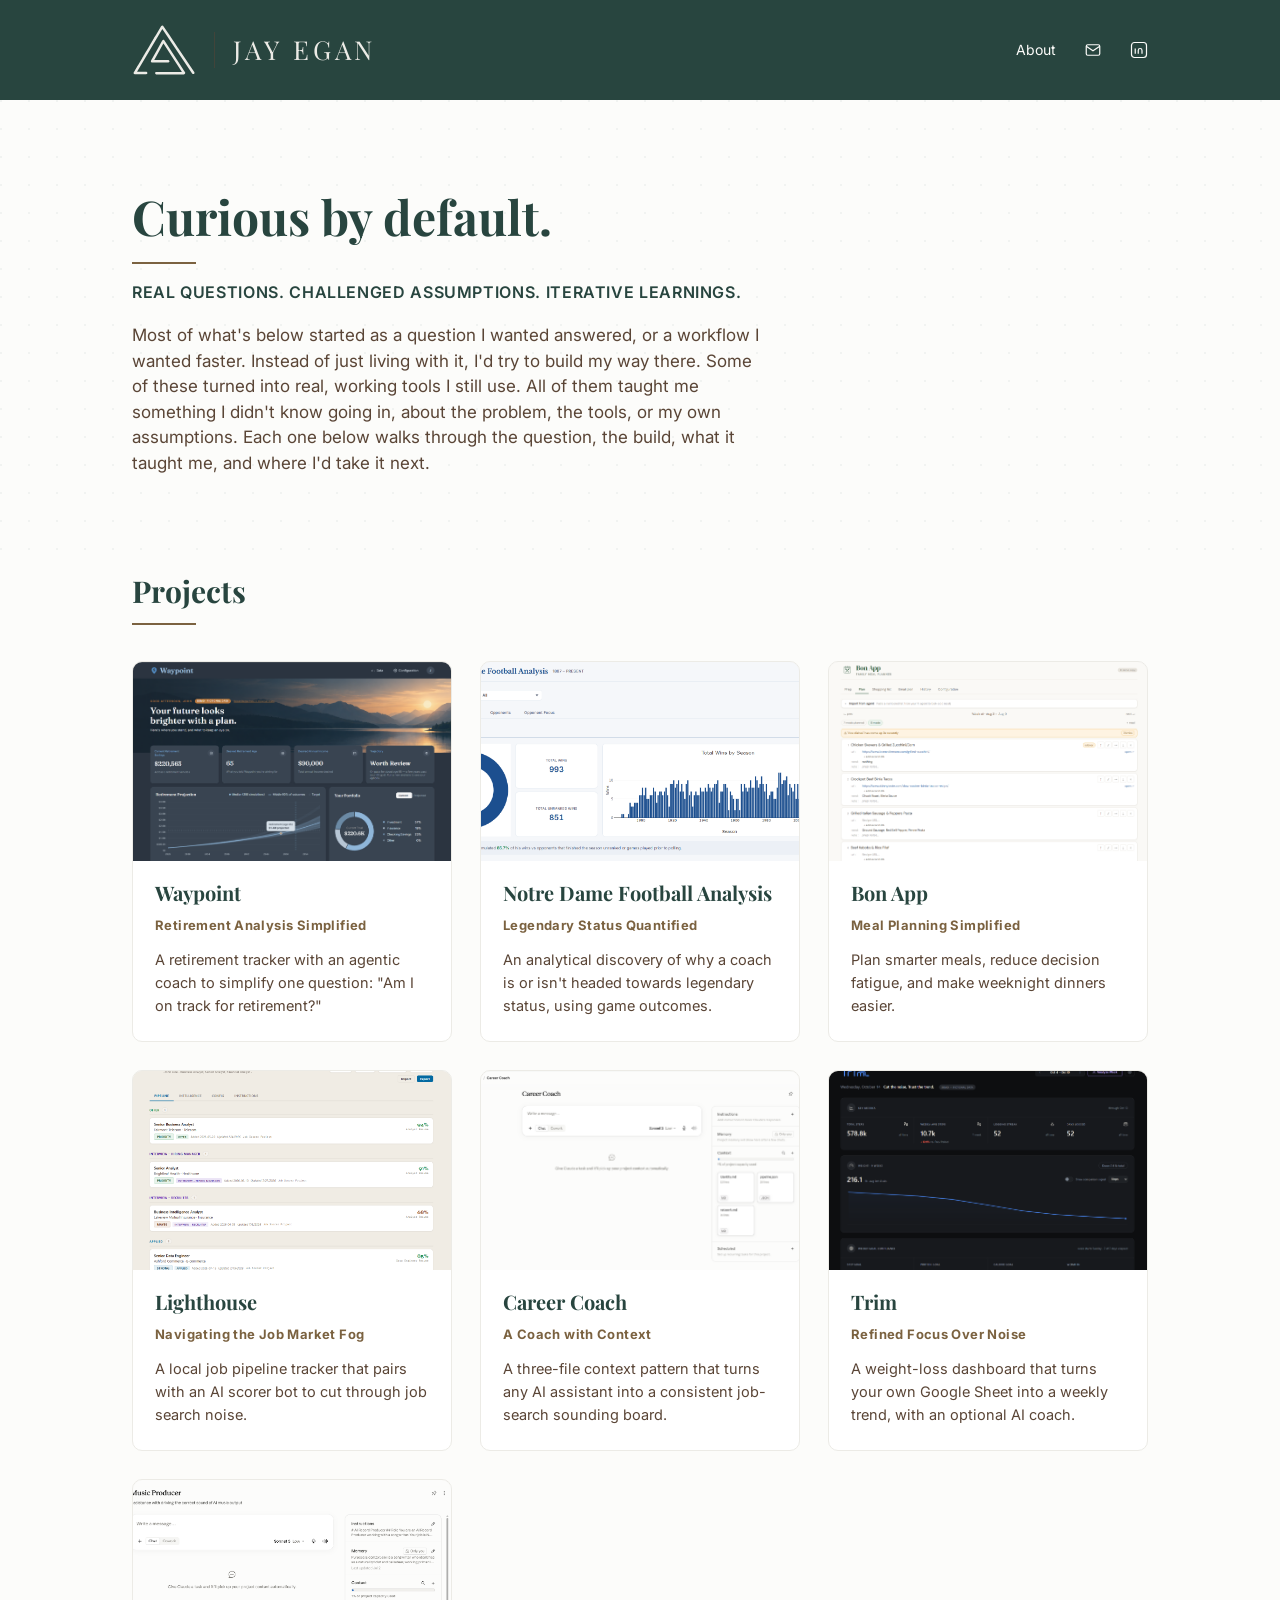
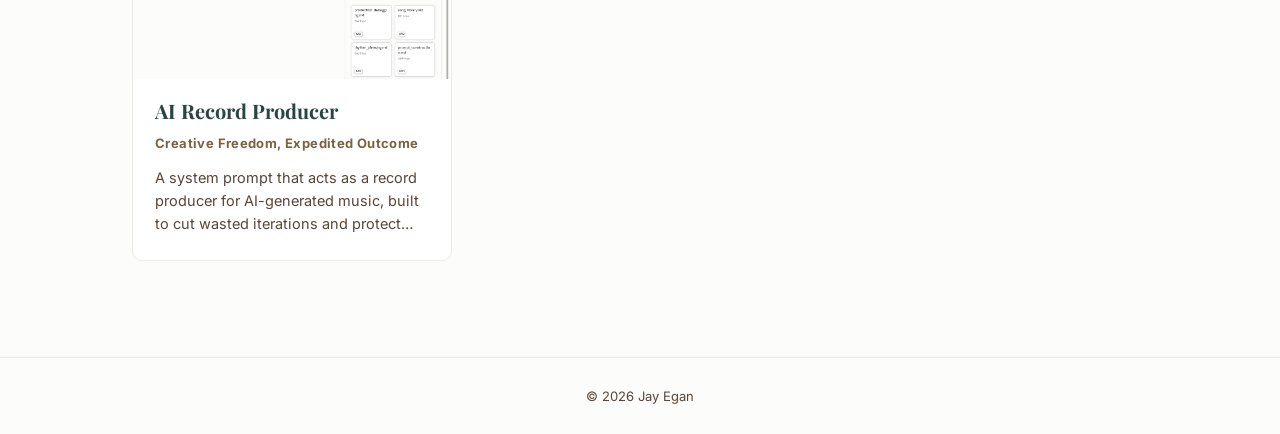
<file: index.html>
<!DOCTYPE html>
<html lang="en">
<head>
<meta charset="UTF-8">
<meta name="viewport" content="width=device-width, initial-scale=1.0">
<title>Jay Egan</title>
<meta name="description" content="Jay Egan &mdash; Portfolio">
<link rel="icon" type="image/svg+xml" href="assets/favicon.svg">
<link rel="preconnect" href="https://fonts.googleapis.com">
<link rel="preconnect" href="https://fonts.gstatic.com" crossorigin>
<link href="https://fonts.googleapis.com/css2?family=Playfair+Display:wght@400;600;700&family=Inter:wght@400;500;600&display=swap" rel="stylesheet">
<link rel="stylesheet" href="css/tokens.css">
<link rel="stylesheet" href="css/styles.css">
</head>
<body>

<header class="site-header">
  <div class="container">
    <a href="index.html" class="brand">
      <svg class="logo-mark" viewBox="206 249 813 660" xmlns="http://www.w3.org/2000/svg">
        <path d="M 596 452 L 588 462 L 513 598 L 446 717 L 446 727 L 448 731 L 456 737 L 470 738 L 471 739 L 666 739 L 675 736 L 679 732 L 682 723 L 681 718 L 679 714 L 674 709 L 669 707 L 489 707 L 488 706 L 494 697 L 604 498 L 606 497 L 838 856 L 837 857 L 512 857 L 507 859 L 502 864 L 500 868 L 499 873 L 502 882 L 508 887 L 515 889 L 863 889 L 870 887 L 878 880 L 881 875 L 882 868 L 879 860 L 616 454 L 609 450 L 602 450 Z"/>
        <path d="M 226 869 L 227 876 L 229 880 L 233 884 L 242 887 L 245 886 L 250 887 L 385 887 L 393 885 L 399 879 L 401 874 L 400 864 L 395 858 L 389 855 L 271 855 L 270 854 L 591 312 L 967 874 L 976 884 L 979 885 L 987 885 L 992 883 L 997 878 L 999 874 L 999 865 L 996 859 L 793 556 L 790 553 L 732 465 L 729 462 L 671 374 L 668 371 L 605 276 L 600 271 L 596 269 L 583 270 L 575 276 L 512 384 L 485 428 L 483 433 L 472 450 L 470 455 L 459 472 L 457 477 L 446 494 L 444 499 L 433 516 L 431 521 L 391 587 L 389 592 L 378 609 L 376 614 L 365 631 L 363 636 L 352 653 L 350 658 L 339 675 L 337 680 L 284 768 L 282 773 L 271 790 L 269 795 L 258 812 L 256 817 L 245 834 L 243 839 L 229 861 Z"/>
      </svg>
      <span class="brand-divider"></span>
      <span class="wordmark">JAY EGAN</span>
    </a>
    <nav class="header-nav">
      <a href="about.html">About</a>
      <a href="mailto:jayegan@gmail.com" class="icon-link" aria-label="Email Jay Egan">
        <svg viewBox="0 0 24 24"><rect x="3" y="5" width="18" height="14" rx="2"/><path d="M3 7l9 6 9-6"/></svg>
      </a>
      <a href="https://www.linkedin.com/in/jayegan/" target="_blank" rel="noopener" class="icon-link" aria-label="Jay Egan on LinkedIn">
        <svg viewBox="0 0 24 24"><rect x="2" y="2" width="20" height="20" rx="4"/><path d="M7 10v7M7 7v.01M11 17v-4.5a2.5 2.5 0 0 1 5 0V17"/></svg>
      </a>
    </nav>
  </div>
</header>

<section class="hero">
  <div class="hero-texture"></div>
  <div class="container">
    <h1>Curious by default.</h1>
    <hr class="hero-rule">
    <p class="hero-punch">Real questions. Challenged assumptions. Iterative learnings.</p>
    <p class="hero-body">Most of what's below started as a question I wanted answered, or a workflow I wanted faster. Instead of just living with it, I'd try to build my way there. Some of these turned into real, working tools I still use. All of them taught me something I didn't know going in, about the problem, the tools, or my own assumptions. Each one below walks through the question, the build, what it taught me, and where I'd take it next.</p>
  </div>
</section>

<section class="projects">
  <div class="container">
    <h2 class="section-heading">Projects</h2>
    <hr class="section-rule">
    <div class="project-grid" id="project-grid">
      <!-- Cards are rendered by js/main.js from data/projects/index.json -->
    </div>
  </div>
</section>

<footer class="site-footer">
  <div class="container">&copy; <span id="year"></span> Jay Egan</div>
</footer>

<script src="js/main.js"></script>
</body>
</html>
</file>
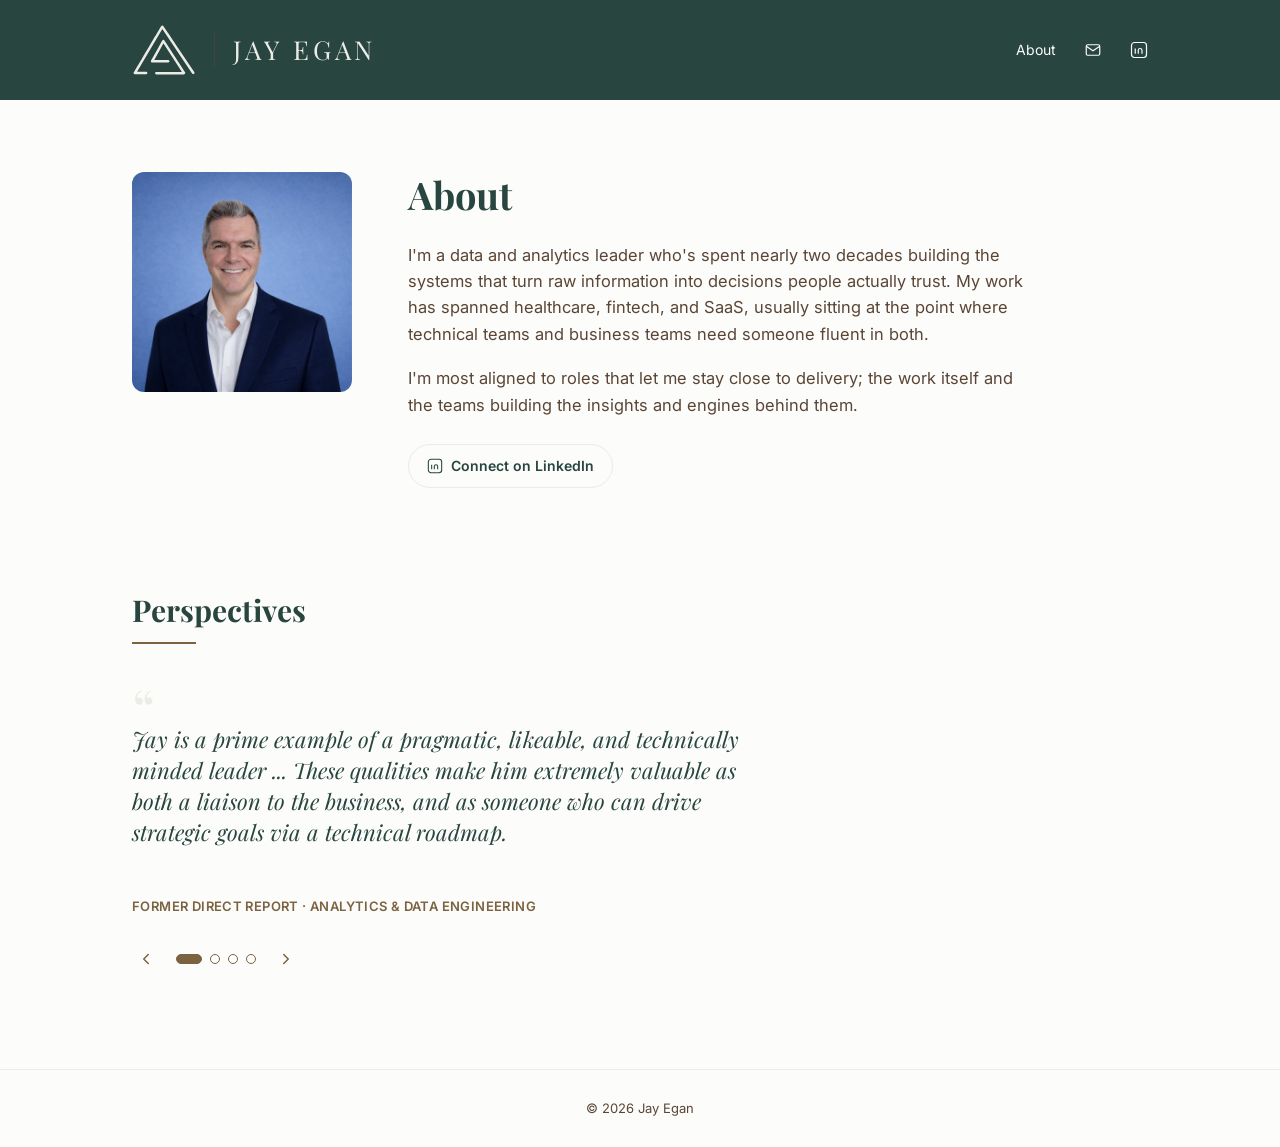
<file: about.html>
<!DOCTYPE html>
<html lang="en">
<head>
<meta charset="UTF-8">
<meta name="viewport" content="width=device-width, initial-scale=1.0">
<title>About &mdash; Jay Egan</title>
<meta name="description" content="Jay Egan &mdash; About">
<link rel="icon" type="image/svg+xml" href="assets/favicon.svg">
<link rel="preconnect" href="https://fonts.googleapis.com">
<link rel="preconnect" href="https://fonts.gstatic.com" crossorigin>
<link href="https://fonts.googleapis.com/css2?family=Playfair+Display:wght@400;600;700&family=Inter:wght@400;500;600&display=swap" rel="stylesheet">
<link rel="stylesheet" href="css/tokens.css">
<link rel="stylesheet" href="css/styles.css">
</head>
<body>

<header class="site-header">
  <div class="container">
    <a href="index.html" class="brand">
      <svg class="logo-mark" viewBox="206 249 813 660" xmlns="http://www.w3.org/2000/svg">
        <path d="M 596 452 L 588 462 L 513 598 L 446 717 L 446 727 L 448 731 L 456 737 L 470 738 L 471 739 L 666 739 L 675 736 L 679 732 L 682 723 L 681 718 L 679 714 L 674 709 L 669 707 L 489 707 L 488 706 L 494 697 L 604 498 L 606 497 L 838 856 L 837 857 L 512 857 L 507 859 L 502 864 L 500 868 L 499 873 L 502 882 L 508 887 L 515 889 L 863 889 L 870 887 L 878 880 L 881 875 L 882 868 L 879 860 L 616 454 L 609 450 L 602 450 Z"/>
        <path d="M 226 869 L 227 876 L 229 880 L 233 884 L 242 887 L 245 886 L 250 887 L 385 887 L 393 885 L 399 879 L 401 874 L 400 864 L 395 858 L 389 855 L 271 855 L 270 854 L 591 312 L 967 874 L 976 884 L 979 885 L 987 885 L 992 883 L 997 878 L 999 874 L 999 865 L 996 859 L 793 556 L 790 553 L 732 465 L 729 462 L 671 374 L 668 371 L 605 276 L 600 271 L 596 269 L 583 270 L 575 276 L 512 384 L 485 428 L 483 433 L 472 450 L 470 455 L 459 472 L 457 477 L 446 494 L 444 499 L 433 516 L 431 521 L 391 587 L 389 592 L 378 609 L 376 614 L 365 631 L 363 636 L 352 653 L 350 658 L 339 675 L 337 680 L 284 768 L 282 773 L 271 790 L 269 795 L 258 812 L 256 817 L 245 834 L 243 839 L 229 861 Z"/>
      </svg>
      <span class="brand-divider"></span>
      <span class="wordmark">JAY EGAN</span>
    </a>
    <nav class="header-nav">
      <a href="about.html">About</a>
      <a href="mailto:jayegan@gmail.com" class="icon-link" aria-label="Email Jay Egan">
        <svg viewBox="0 0 24 24"><rect x="3" y="5" width="18" height="14" rx="2"/><path d="M3 7l9 6 9-6"/></svg>
      </a>
      <a href="https://www.linkedin.com/in/jayegan/" target="_blank" rel="noopener" class="icon-link" aria-label="Jay Egan on LinkedIn">
        <svg viewBox="0 0 24 24"><rect x="2" y="2" width="20" height="20" rx="4"/><path d="M7 10v7M7 7v.01M11 17v-4.5a2.5 2.5 0 0 1 5 0V17"/></svg>
      </a>
    </nav>
  </div>
</header>

<section class="about">
  <div class="container about-layout">
    <div class="about-photo">
      <img src="assets/jay-egan-photo.jpg" alt="Jay Egan" width="480" height="480">
    </div>
    <div class="about-content">
      <h1>About</h1>
      <p>I'm a data and analytics leader who's spent nearly two decades building the systems that turn raw information into decisions people actually trust. My work has spanned healthcare, fintech, and SaaS, usually sitting at the point where technical teams and business teams need someone fluent in both.</p>
      <p>I'm most aligned to roles that let me stay close to delivery; the work itself and the teams building the insights and engines behind them.</p>
      <a class="linkedin-link" href="https://www.linkedin.com/in/jayegan/" target="_blank" rel="noopener">
        <svg viewBox="0 0 24 24"><rect x="2" y="2" width="20" height="20" rx="4"/><path d="M7 10v7M7 7v.01M11 17v-4.5a2.5 2.5 0 0 1 5 0V17"/></svg>
        Connect on LinkedIn
      </a>
    </div>
  </div>
</section>

<section class="testimonials">
  <div class="container">
    <h2 class="section-heading">Perspectives</h2>
    <hr class="section-rule">
    <div class="quote-rotator" id="quote-rotator" role="region" aria-label="Testimonials">
      <span class="quote-mark" aria-hidden="true">&ldquo;</span>
      <blockquote class="quote-text" id="quote-text"></blockquote>
      <p class="quote-attribution" id="quote-attribution"></p>
      <div class="quote-nav">
        <button type="button" class="quote-arrow" id="quote-prev" aria-label="Previous testimonial">
          <svg viewBox="0 0 24 24"><path d="M15 6l-6 6 6 6"/></svg>
        </button>
        <div class="quote-dots" id="quote-dots"></div>
        <button type="button" class="quote-arrow" id="quote-next" aria-label="Next testimonial">
          <svg viewBox="0 0 24 24"><path d="M9 6l6 6-6 6"/></svg>
        </button>
      </div>
    </div>
  </div>
</section>

<footer class="site-footer">
  <div class="container">&copy; <span id="year"></span> Jay Egan</div>
</footer>

<script src="js/main.js"></script>
</body>
</html>
</file>
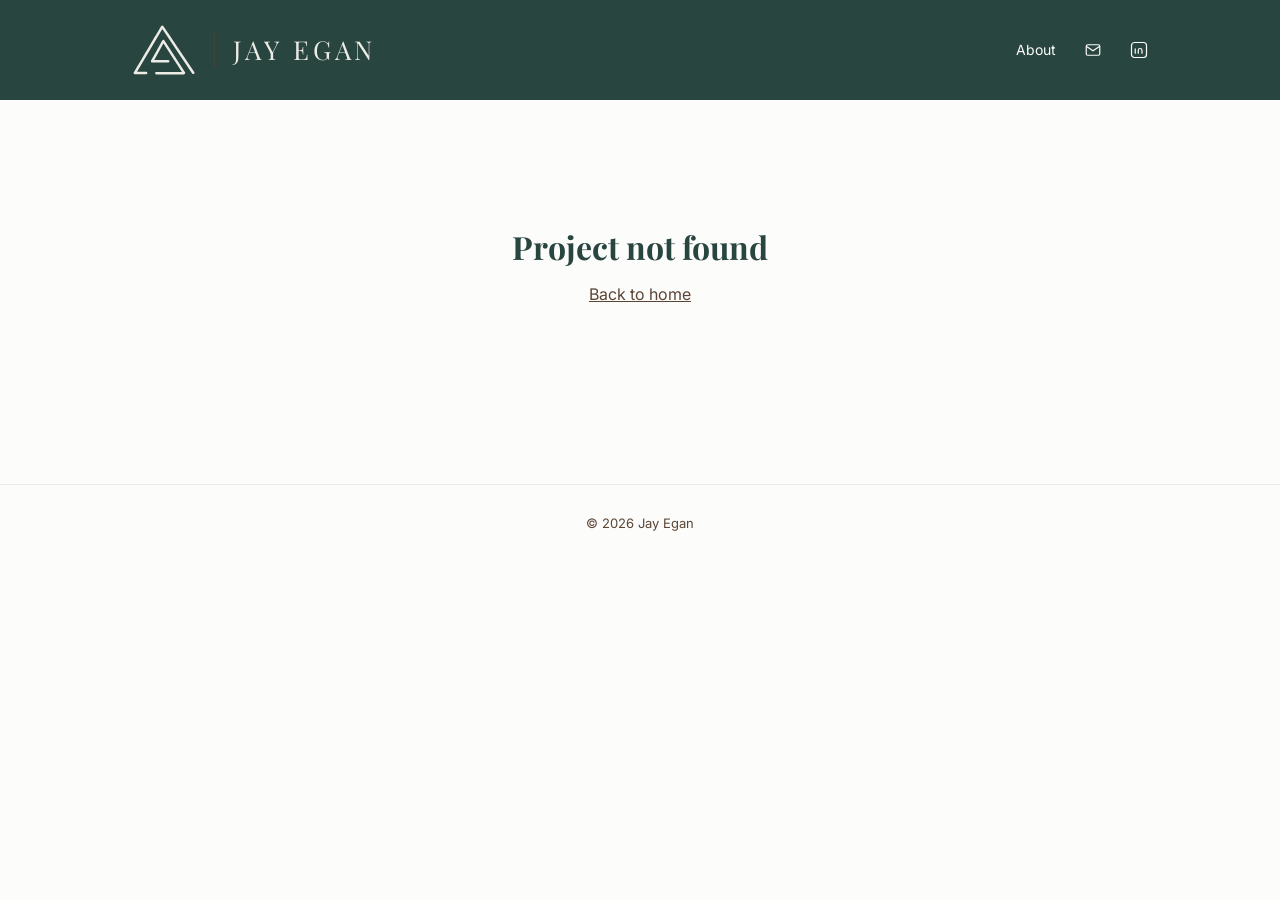
<file: project.html>
<!DOCTYPE html>
<html lang="en">
<head>
<meta charset="UTF-8">
<meta name="viewport" content="width=device-width, initial-scale=1.0">
<title>Project &mdash; Jay Egan</title>
<link rel="icon" type="image/svg+xml" href="assets/favicon.svg">
<link rel="preconnect" href="https://fonts.googleapis.com">
<link rel="preconnect" href="https://fonts.gstatic.com" crossorigin>
<link href="https://fonts.googleapis.com/css2?family=Playfair+Display:wght@400;600;700&family=Inter:wght@400;500;600&display=swap" rel="stylesheet">
<link rel="stylesheet" href="css/tokens.css">
<link rel="stylesheet" href="css/styles.css">
</head>
<body>

<header class="site-header">
  <div class="container">
    <a href="index.html" class="brand">
      <svg class="logo-mark" viewBox="206 249 813 660" xmlns="http://www.w3.org/2000/svg">
        <path d="M 596 452 L 588 462 L 513 598 L 446 717 L 446 727 L 448 731 L 456 737 L 470 738 L 471 739 L 666 739 L 675 736 L 679 732 L 682 723 L 681 718 L 679 714 L 674 709 L 669 707 L 489 707 L 488 706 L 494 697 L 604 498 L 606 497 L 838 856 L 837 857 L 512 857 L 507 859 L 502 864 L 500 868 L 499 873 L 502 882 L 508 887 L 515 889 L 863 889 L 870 887 L 878 880 L 881 875 L 882 868 L 879 860 L 616 454 L 609 450 L 602 450 Z"/>
        <path d="M 226 869 L 227 876 L 229 880 L 233 884 L 242 887 L 245 886 L 250 887 L 385 887 L 393 885 L 399 879 L 401 874 L 400 864 L 395 858 L 389 855 L 271 855 L 270 854 L 591 312 L 967 874 L 976 884 L 979 885 L 987 885 L 992 883 L 997 878 L 999 874 L 999 865 L 996 859 L 793 556 L 790 553 L 732 465 L 729 462 L 671 374 L 668 371 L 605 276 L 600 271 L 596 269 L 583 270 L 575 276 L 512 384 L 485 428 L 483 433 L 472 450 L 470 455 L 459 472 L 457 477 L 446 494 L 444 499 L 433 516 L 431 521 L 391 587 L 389 592 L 378 609 L 376 614 L 365 631 L 363 636 L 352 653 L 350 658 L 339 675 L 337 680 L 284 768 L 282 773 L 271 790 L 269 795 L 258 812 L 256 817 L 245 834 L 243 839 L 229 861 Z"/>
      </svg>
      <span class="brand-divider"></span>
      <span class="wordmark">JAY EGAN</span>
    </a>
    <nav class="header-nav">
      <a href="about.html">About</a>
      <a href="mailto:jayegan@gmail.com" class="icon-link" aria-label="Email Jay Egan">
        <svg viewBox="0 0 24 24"><rect x="3" y="5" width="18" height="14" rx="2"/><path d="M3 7l9 6 9-6"/></svg>
      </a>
      <a href="https://www.linkedin.com/in/jayegan/" target="_blank" rel="noopener" class="icon-link" aria-label="Jay Egan on LinkedIn">
        <svg viewBox="0 0 24 24"><rect x="2" y="2" width="20" height="20" rx="4"/><path d="M7 10v7M7 7v.01M11 17v-4.5a2.5 2.5 0 0 1 5 0V17"/></svg>
      </a>
    </nav>
  </div>
</header>

<main class="project-detail">
  <div class="container" id="project-detail-root">
    <!-- Rendered by js/main.js from data/projects/<slug>.json, based on ?slug= in the URL -->
  </div>
</main>

<footer class="site-footer">
  <div class="container">&copy; <span id="year"></span> Jay Egan</div>
</footer>

<script src="js/main.js"></script>
</body>
</html>
</file>
<file: css/tokens.css>
/* Brand tokens — theme-swappable. Default theme = Evergreen.
   To switch back to Slate, replace the values in :root below with the
   "Slate alternate" block. */

:root {
  --color-primary: #28453F;      /* Evergreen, header background + headings */
  --color-primary-deep: #1F3631; /* Deep Evergreen, shadow/hover tint */
  --color-mid: #5A4536;          /* Walnut, body text / softer neutral */
  --color-accent: #7B6240;       /* Brass, accent lines + emphasis moments */
  --color-pale: #ECEBE6;         /* Stone, card borders/backgrounds, header mark+wordmark tint */
  --color-offwhite: #FCFCFA;     /* Paper, body/page background */
  --color-grey-light: #A8B9AF;   /* Sage, hover tint */
  --color-card: #FFFFFF;         /* Card surface */

  --font-heading: 'Playfair Display', serif;
  --font-body: 'Inter', sans-serif;
}

/* Slate alternate (original palette, swap-in values, same variable names):
:root {
  --color-primary: #2B3440;
  --color-primary-deep: #1F2733;
  --color-mid: #6B7C8C;
  --color-accent: #6B7C8C;
  --color-pale: #D7E1EA;
  --color-offwhite: #F6F7F8;
  --color-grey-light: #E6E8EB;
  --color-card: #FFFFFF;
}
*/
</file>
<file: css/styles.css>
* {
  box-sizing: border-box;
}

html, body {
  margin: 0;
  padding: 0;
}

body {
  background: var(--color-offwhite);
  font-family: var(--font-body);
  color: var(--color-mid);
  line-height: 1.6;
}

a {
  color: inherit;
}

h1, h2, h3 {
  font-family: var(--font-heading);
  color: var(--color-primary);
  line-height: 1.2;
  margin: 0 0 0.5em;
}

.container {
  max-width: 1080px;
  margin: 0 auto;
  padding: 0 32px;
}

/* ---------- Header ---------- */

.site-header {
  background: var(--color-primary);
}

.site-header .container {
  display: flex;
  align-items: center;
  justify-content: space-between;
  height: 100px;
}

.brand {
  display: flex;
  align-items: center;
  gap: 18px;
  text-decoration: none;
}

.logo-mark {
  width: auto;
  height: 52px;
  flex-shrink: 0;
}

.logo-mark path {
  fill: var(--color-pale);
}

.brand-divider {
  width: 1px;
  height: 36px;
  background: var(--color-mid);
  opacity: 0.5;
}

.wordmark {
  font-family: var(--font-heading);
  font-weight: 400;
  letter-spacing: 0.16em;
  color: var(--color-pale);
  font-size: 26px;
  white-space: nowrap;
}

.header-nav {
  display: flex;
  align-items: center;
  gap: 28px;
}

.header-nav a {
  color: var(--color-offwhite);
  text-decoration: none;
  font-size: 14px;
  display: flex;
  align-items: center;
  transition: color 0.15s ease;
}

.header-nav a:hover {
  color: var(--color-grey-light);
}

.header-nav .icon-link svg {
  width: 18px;
  height: 18px;
  fill: none;
  stroke: currentColor;
  stroke-width: 1.6;
}

/* ---------- Hero ---------- */

.hero {
  position: relative;
  overflow: hidden;
  padding: 88px 0 72px;
}

.hero-texture {
  position: absolute;
  inset: 0;
  opacity: 0.05;
  pointer-events: none;
  background-image:
    radial-gradient(circle at 1px 1px, var(--color-primary) 1px, transparent 0);
  background-size: 28px 28px;
}

.hero .container {
  position: relative;
}

.hero h1 {
  font-size: 48px;
  margin-bottom: 16px;
}

.hero-rule {
  border: none;
  border-top: 2px solid var(--color-accent);
  width: 64px;
  margin: 0 0 10px;
}

.hero-punch {
  font-family: var(--font-body);
  font-size: 16px;
  font-weight: 600;
  letter-spacing: 0.04em;
  text-transform: uppercase;
  color: var(--color-primary);
  margin-bottom: 18px;
}

.hero p.hero-body {
  max-width: 640px;
  font-size: 17px;
  line-height: 1.5;
  color: var(--color-mid);
}

/* ---------- Project grid ---------- */

.projects {
  padding: 8px 0 96px;
}

.project-grid {
  display: grid;
  grid-template-columns: repeat(auto-fill, minmax(280px, 1fr));
  gap: 28px;
  margin-top: 36px;
}

.project-card {
  display: flex;
  flex-direction: column;
  background: var(--color-card);
  border: 1px solid var(--color-pale);
  border-radius: 10px;
  overflow: hidden;
  text-decoration: none;
  color: inherit;
  transition: transform 0.15s ease, box-shadow 0.15s ease;
}

.project-card:hover {
  transform: translateY(-3px);
  box-shadow: 0 10px 24px rgba(40, 69, 63, 0.08);
}

.card-screenshot {
  position: relative;
  aspect-ratio: 16 / 10;
  background: var(--color-pale);
  display: flex;
  align-items: center;
  justify-content: center;
  overflow: hidden;
}

.card-screenshot img {
  position: absolute;
  inset: 0;
  width: 100%;
  height: 100%;
  object-fit: cover;
  display: block;
}

.card-screenshot .placeholder-mark {
  width: 40px;
  height: 40px;
  opacity: 0.35;
}

.card-screenshot .placeholder-mark path {
  fill: var(--color-primary);
}

.card-body {
  padding: 20px 22px 24px;
}

.card-body h3 {
  font-size: 20px;
  margin-bottom: 10px;
}

.card-tagline {
  margin: 0 0 12px;
  font-family: var(--font-body);
  font-size: 13px;
  font-weight: 700;
  letter-spacing: 0.03em;
  color: var(--color-accent);
}

.card-teaser {
  margin: 0;
  font-size: 14.5px;
  color: var(--color-mid);
  display: -webkit-box;
  -webkit-line-clamp: 3;
  line-clamp: 3;
  -webkit-box-orient: vertical;
  overflow: hidden;
}

.section-heading {
  font-size: 30px;
  font-weight: 700;
  margin-bottom: 0;
}

.section-rule {
  border: none;
  border-top: 2px solid var(--color-accent);
  width: 64px;
  margin: 14px 0 8px;
}

/* ---------- About page ---------- */

.about {
  padding: 72px 0 96px;
}

.about-layout {
  display: flex;
  gap: 56px;
  align-items: flex-start;
}

.about-photo {
  flex: 0 0 220px;
  width: 220px;
  height: 220px;
  border-radius: 12px;
  background: var(--color-pale);
  display: flex;
  align-items: center;
  justify-content: center;
  overflow: hidden;
}

.about-photo img {
  width: 100%;
  height: 100%;
  object-fit: cover;
  display: block;
}

.about-photo .placeholder-mark {
  width: 64px;
  height: 64px;
  opacity: 0.35;
}

.about-photo .placeholder-mark path {
  fill: var(--color-primary);
}

.about-content h1 {
  font-size: 38px;
  margin-bottom: 24px;
}

.about-content p {
  margin: 0 0 18px;
  font-size: 16.5px;
  max-width: 620px;
}

.linkedin-link {
  display: inline-flex;
  align-items: center;
  gap: 8px;
  margin-top: 8px;
  padding: 10px 18px;
  border: 1px solid var(--color-pale);
  border-radius: 999px;
  text-decoration: none;
  color: var(--color-primary);
  font-size: 14px;
  font-weight: 600;
  transition: background 0.15s ease;
}

.linkedin-link:hover {
  background: var(--color-pale);
}

.linkedin-link svg {
  width: 16px;
  height: 16px;
  fill: none;
  stroke: currentColor;
  stroke-width: 1.6;
}

@media (max-width: 640px) {
  .about-layout {
    flex-direction: column;
  }
  .about-photo {
    width: 160px;
    height: 160px;
    flex-basis: 160px;
  }
}

/* ---------- Testimonials ---------- */

.testimonials {
  padding: 8px 0 96px;
}

.quote-rotator {
  max-width: 640px;
  margin-top: 36px;
}

.quote-mark {
  display: block;
  font-family: var(--font-heading);
  font-size: 56px;
  line-height: 1;
  color: var(--color-pale);
  margin-bottom: -12px;
}

.quote-text {
  margin: 0 0 16px;
  min-height: 156px;
  font-family: var(--font-heading);
  font-style: italic;
  font-size: 22px;
  line-height: 1.4;
  color: var(--color-primary);
  transition: opacity 0.3s ease;
}

.quote-attribution {
  margin: 0;
  font-family: var(--font-body);
  font-size: 13px;
  font-weight: 600;
  letter-spacing: 0.03em;
  text-transform: uppercase;
  color: var(--color-accent);
  transition: opacity 0.3s ease;
}

.quote-text.fading,
.quote-attribution.fading {
  opacity: 0;
}

.quote-nav {
  display: flex;
  align-items: center;
  gap: 16px;
  margin-top: 28px;
}

.quote-dots {
  display: flex;
  gap: 8px;
}

.quote-dot {
  width: 10px;
  height: 10px;
  padding: 0;
  border: 1.5px solid var(--color-accent);
  border-radius: 999px;
  background: transparent;
  cursor: pointer;
  transition: width 0.2s ease, background 0.2s ease;
}

.quote-dot.active {
  width: 26px;
  background: var(--color-accent);
}

.quote-arrow {
  display: flex;
  align-items: center;
  justify-content: center;
  width: 28px;
  height: 28px;
  padding: 0;
  border: none;
  background: none;
  color: var(--color-accent);
  cursor: pointer;
}

.quote-arrow svg {
  width: 18px;
  height: 18px;
  fill: none;
  stroke: currentColor;
  stroke-width: 2;
  stroke-linecap: round;
  stroke-linejoin: round;
}

.quote-arrow:hover {
  opacity: 0.7;
}

@media (max-width: 600px) {
  .quote-text {
    font-size: 19px;
    min-height: 168px;
  }
}

/* ---------- Project detail ---------- */

.project-detail {
  padding: 64px 0 96px;
}

.project-detail-header {
  max-width: 720px;
  margin-bottom: 40px;
}

.project-detail-header h1 {
  font-size: 40px;
  margin-bottom: 10px;
}

.detail-tagline {
  margin: 0 0 12px;
  font-family: var(--font-body);
  font-size: 15px;
  font-weight: 700;
  letter-spacing: 0.03em;
  color: var(--color-accent);
}

.project-detail-header .teaser {
  font-size: 17px;
  margin: 0;
}

.detail-screenshots {
  display: grid;
  grid-template-columns: repeat(auto-fit, minmax(320px, 1fr));
  gap: 20px;
  margin-bottom: 48px;
}

.detail-screenshots .card-screenshot {
  border-radius: 10px;
  border: 1px solid var(--color-pale);
}

.detail-sections {
  max-width: 720px;
}

.detail-section {
  margin-bottom: 36px;
}

.detail-section h2 {
  font-size: 22px;
  margin-bottom: 10px;
}

.detail-section p {
  margin: 0 0 14px;
  font-size: 16px;
}

.detail-links {
  display: flex;
  gap: 14px;
  margin-top: 48px;
}

.detail-links a {
  display: inline-flex;
  align-items: center;
  gap: 8px;
  padding: 12px 22px;
  border-radius: 999px;
  text-decoration: none;
  font-size: 14.5px;
  font-weight: 600;
  transition: opacity 0.15s ease;
}

.detail-links a:hover {
  opacity: 0.85;
}

.detail-links .btn-demo {
  background: var(--color-primary);
  color: var(--color-offwhite);
}

.detail-links .btn-repo {
  background: var(--color-pale);
  color: var(--color-primary);
}

.detail-empty {
  padding: 64px 0;
  text-align: center;
  color: var(--color-mid);
}

/* ---------- Footer ---------- */

.site-footer {
  padding: 28px 0;
  text-align: center;
  font-size: 13px;
  color: var(--color-mid);
  border-top: 1px solid var(--color-pale);
}

@media (max-width: 600px) {
  .hero h1 {
    font-size: 34px;
  }
  .about-content h1 {
    font-size: 30px;
  }
}

@media (max-width: 480px) {
  .site-header .container {
    height: 72px;
  }
  .brand {
    gap: 10px;
  }
  .logo-mark {
    height: 34px;
  }
  .brand-divider {
    height: 24px;
  }
  .wordmark {
    font-size: 15px;
    letter-spacing: 0.06em;
  }
  .header-nav {
    gap: 14px;
  }
}
</file>
